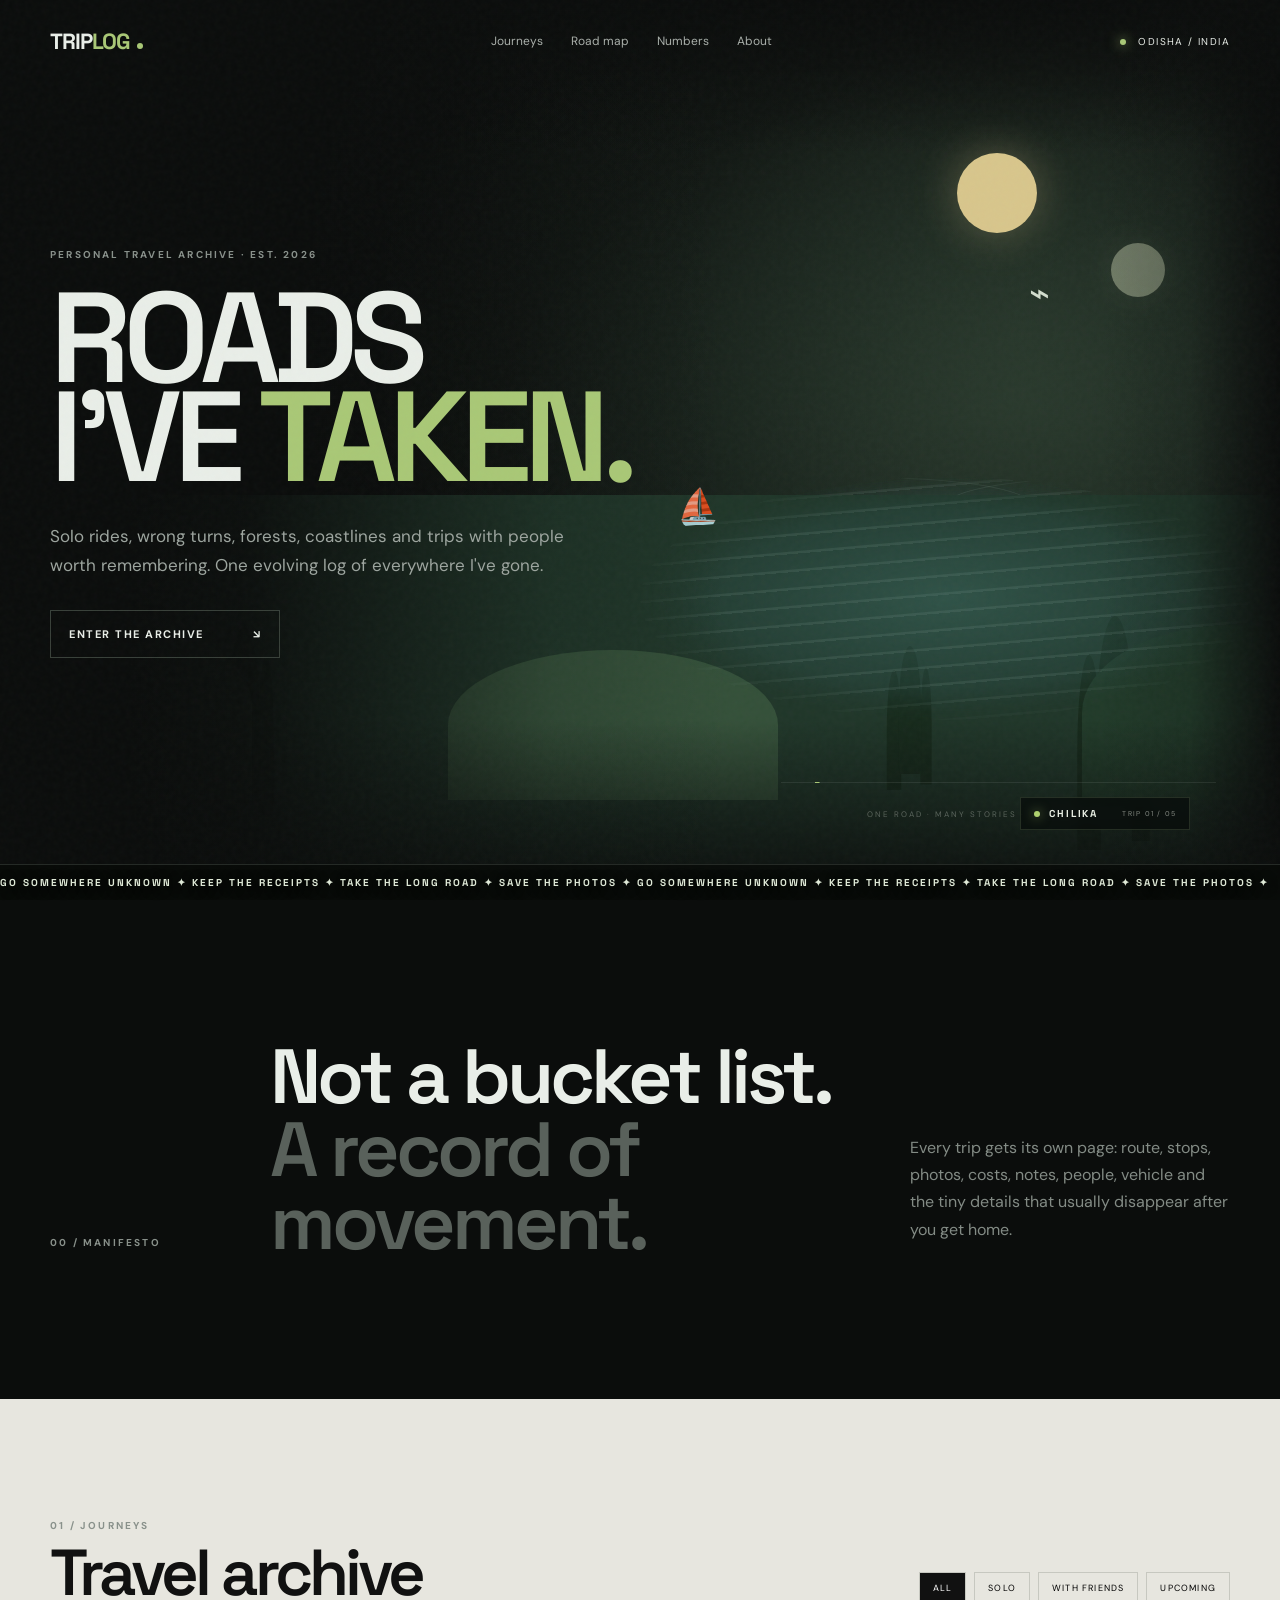
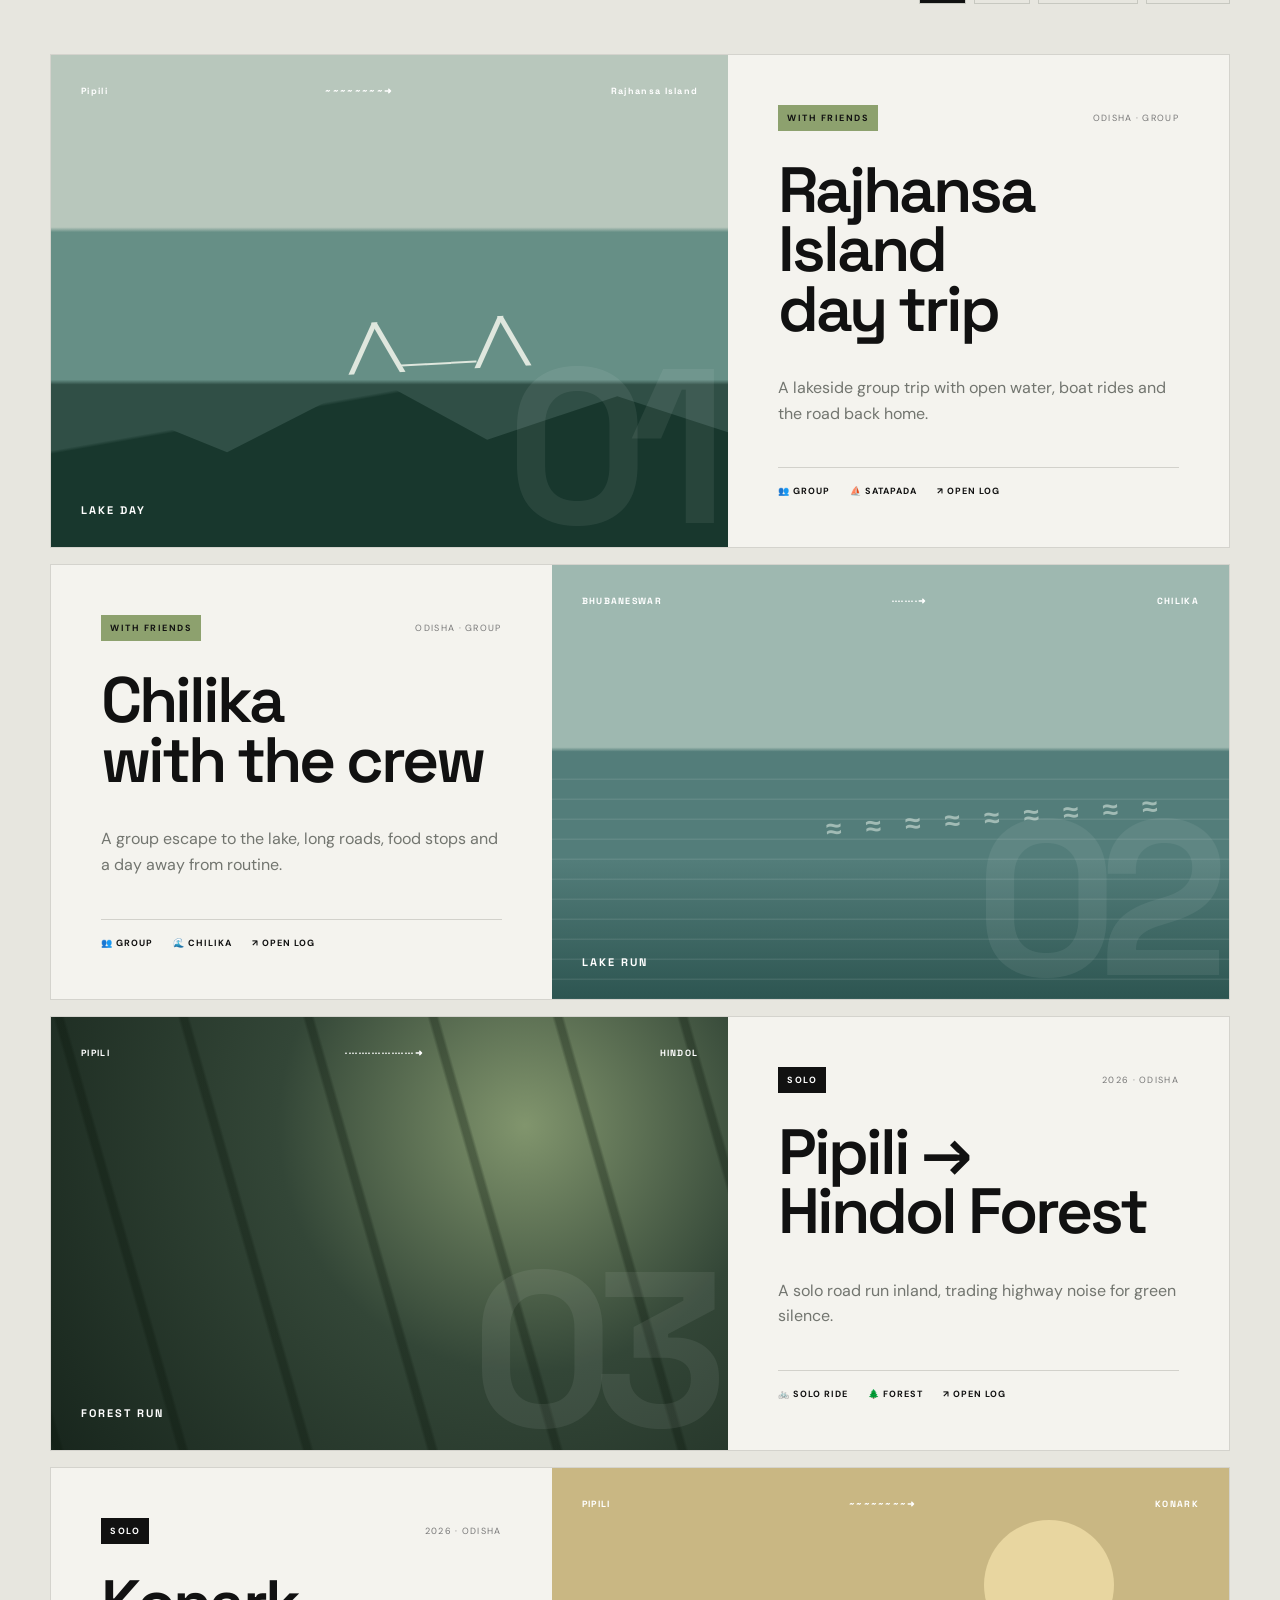
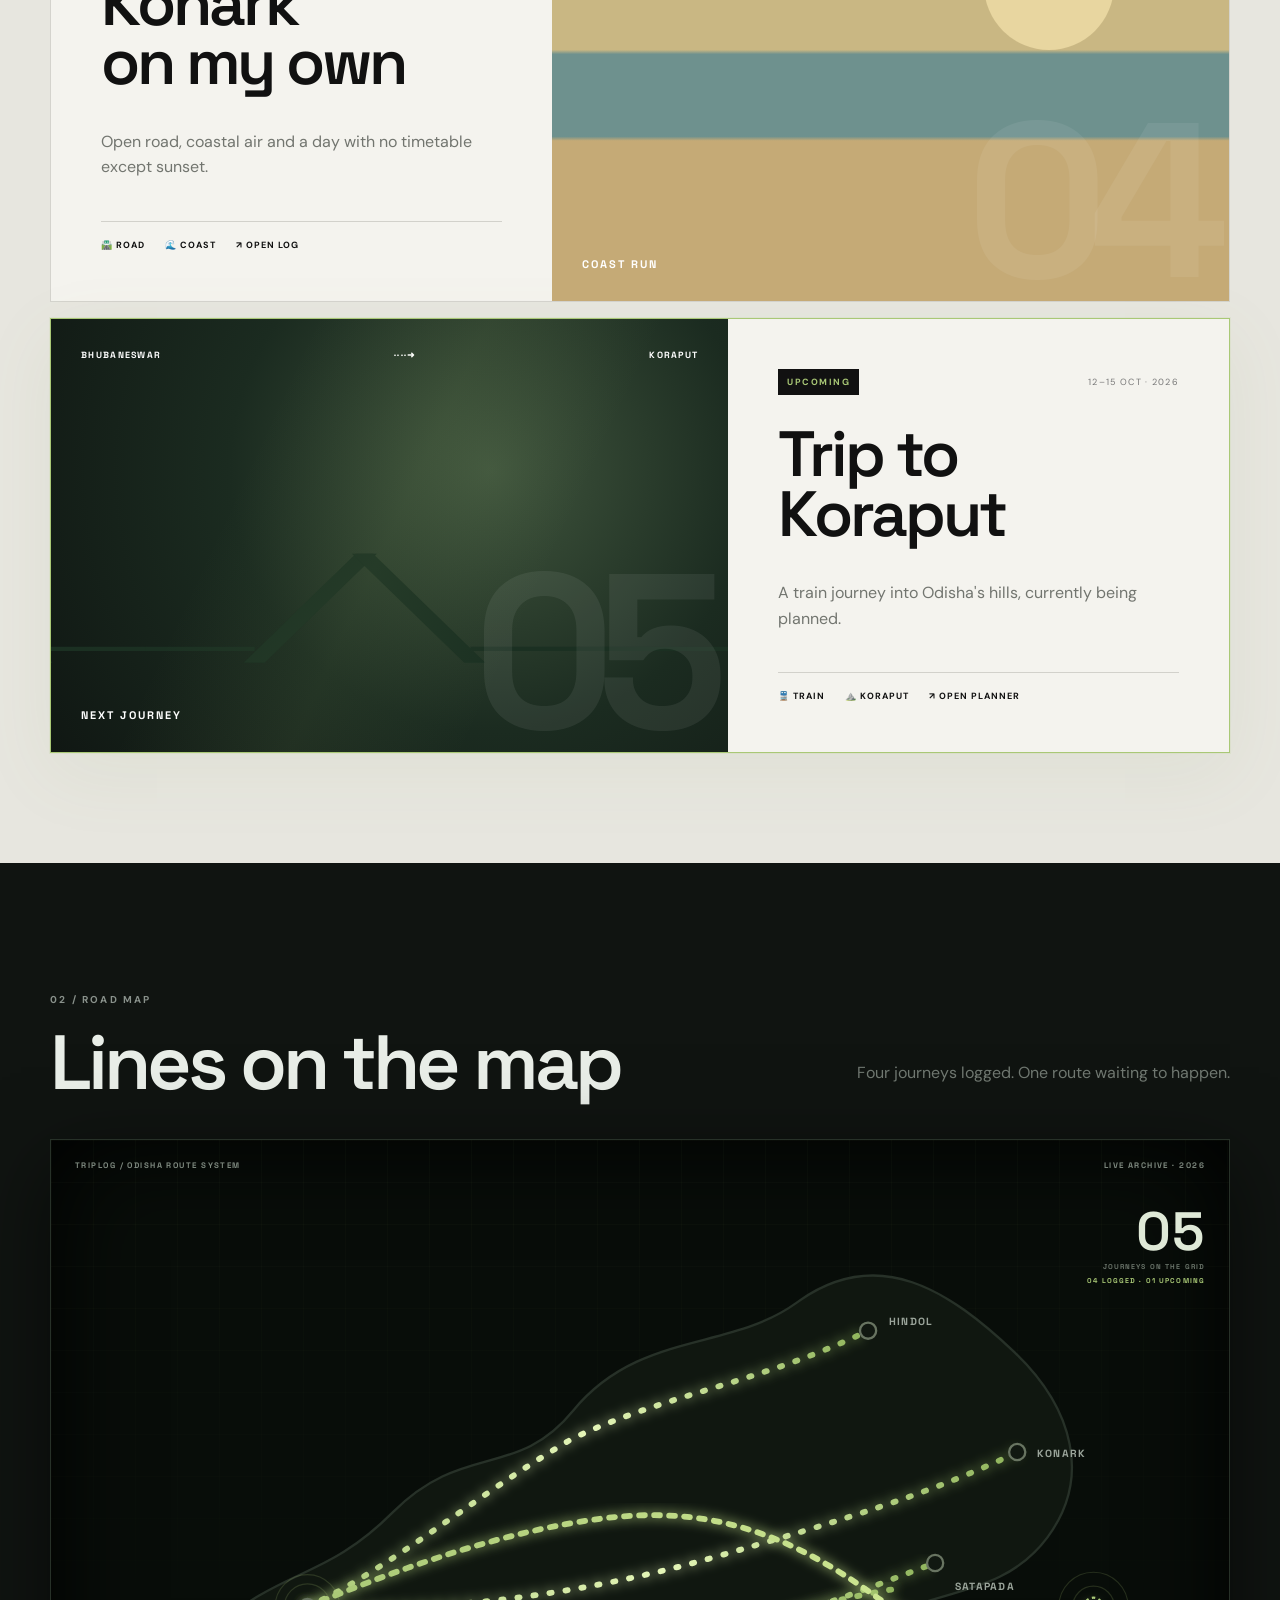
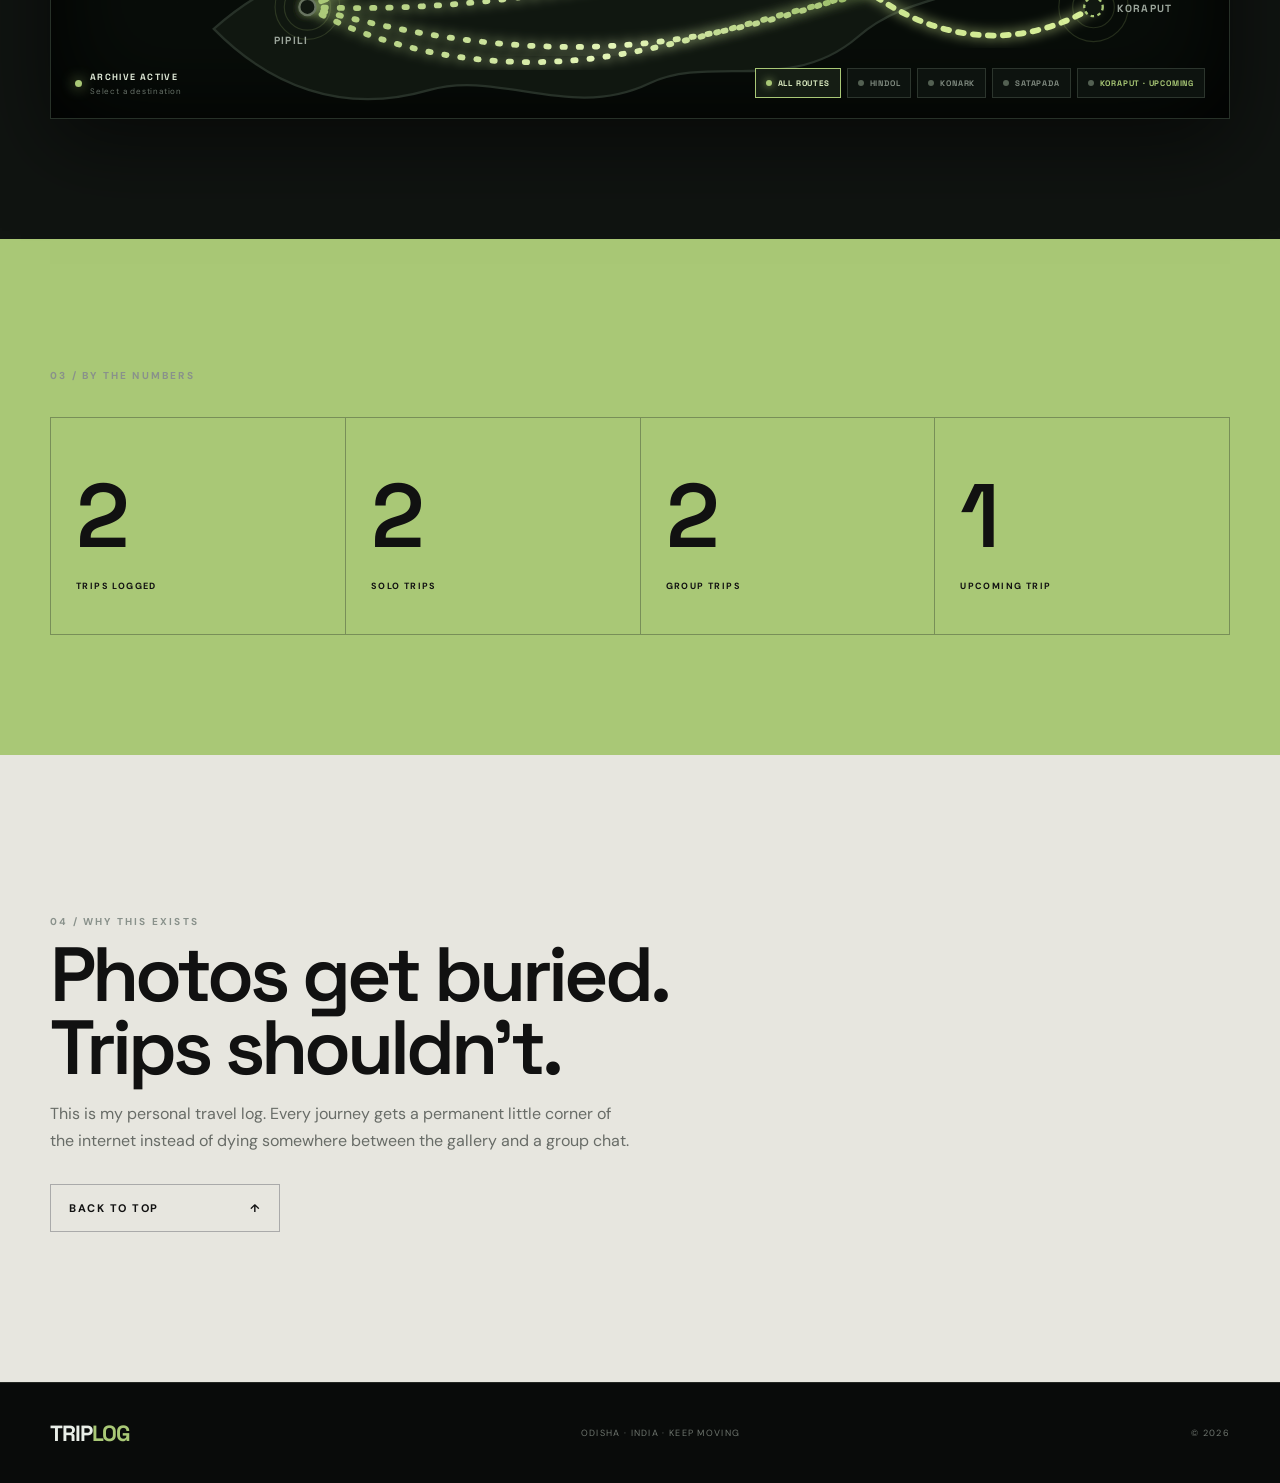
<file: triplog/index.html>
<!doctype html>
<html lang="en">
<head>
  <meta charset="utf-8">
  <meta name="viewport" content="width=device-width,initial-scale=1">
  <meta name="theme-color" content="#0b0d0c">
  <title>TRIPLOG — Roads I've Taken</title>
  <link rel="preconnect" href="https://fonts.googleapis.com">
  <link rel="preconnect" href="https://fonts.gstatic.com" crossorigin>
  <link href="https://fonts.googleapis.com/css2?family=DM+Sans:wght@400;500;600;700&family=Space+Grotesk:wght@500;600;700&display=swap" rel="stylesheet">
  <link rel="stylesheet" href="style.css">
</head>
<body>
  <div class="noise"></div>
  <div class="cursor-glow"></div>

  <header class="hero" id="top">
    <nav class="nav shell">
      <a class="logo" href="#top">TRIP<span>LOG</span><i></i></a>
      <div class="navlinks">
        <a href="#journeys">Journeys</a>
        <a href="#map">Road map</a>
        <a href="#numbers">Numbers</a>
        <a href="#about">About</a>
      </div>
      <div class="live"><i></i> ODISHA / INDIA</div>
    </nav>

    <div class="hero-grid shell">
      <div class="hero-copy reveal">
        <p class="overline">PERSONAL TRAVEL ARCHIVE · EST. 2026</p>
        <h1>ROADS<br>I'VE <em>TAKEN.</em></h1>
        <p class="intro">Solo rides, wrong turns, forests, coastlines and trips with people worth remembering. One evolving log of everywhere I've gone.</p>
        <a class="cta magnetic" href="#journeys"><span>ENTER THE ARCHIVE</span><b>↘</b></a>
      </div>

      <div class="journey-loop reveal" aria-label="Animated journey loop">
<div class="journey-stage">
          <div class="sky"></div>
          <div class="moon"></div>
          <div class="mountain-layer m1"></div>
          <div class="mountain-layer m2"></div>

          <div class="scene scene-chilika">
            <div class="water">
              <div class="wave w1"></div><div class="wave w2"></div><div class="wave w3"></div>
              <div class="boat"><span>⛵</span></div>
            </div>
          </div>

          <div class="scene scene-konark">
            <div class="sun-disc"></div>
            <div class="temple"><i></i><i></i><i></i><i></i><i></i></div>
            <div class="road road-konark"></div>
          </div>

          <div class="scene scene-hindol">
            <div class="forest-ground"></div>
            <div class="tree tr1"></div><div class="tree tr2"></div><div class="tree tr3"></div>
            <div class="road road-hindol"></div>
          </div>

          <div class="scene scene-koraput">
            <div class="hill h-a"></div><div class="hill h-b"></div><div class="hill h-c"></div>
            <div class="road road-koraput"></div>
          </div>

          <div class="scene scene-satapada">
            <div class="water sat-water"></div>
            <div class="boat small-boat">⛵</div>
            <div class="bird">⌁</div>
          </div>

          <svg class="journey-road" viewBox="0 0 1600 760" preserveAspectRatio="none" aria-hidden="true">
          </svg>
            <div class="motion-line ml1"></div><div class="motion-line ml2"></div>
          </div>
            <b class="current-location">CHILIKA</b>
            <small>TRIP 01 / 06</small>
          </div>
        </div>

        <div class="live-journey-label" id="liveJourneyLabel"><span class="dot"></span><span class="label-name">CHILIKA</span><small>TRIP 01 / 06</small></div>
<div class="journey-progress"><i></i></div>
        <div class="journey-caption">ONE ROAD · MANY STORIES · LOOPING FOREVER</div>
      </div>
    </div>

    <div class="ticker" id="heroTicker">
      <div class="ticker-track">
        <span>GO SOMEWHERE UNKNOWN ✦ KEEP THE RECEIPTS ✦ TAKE THE LONG ROAD ✦ SAVE THE PHOTOS ✦ </span>
        <span>GO SOMEWHERE UNKNOWN ✦ KEEP THE RECEIPTS ✦ TAKE THE LONG ROAD ✦ SAVE THE PHOTOS ✦ </span>
      </div>
    </div>
  </header>

  <main>
    <section class="manifesto shell reveal">
      <p class="section-index">00 / MANIFESTO</p>
      <h2>Not a bucket list.<br><span>A record of movement.</span></h2>
      <p>Every trip gets its own page: route, stops, photos, costs, notes, people, vehicle and the tiny details that usually disappear after you get home.</p>
    </section>

    <section id="journeys" class="journeys">
      <div class="shell">
        <div class="section-title reveal">
          <div><p class="section-index">01 / JOURNEYS</p><h2>Travel archive</h2></div>
          <div class="filters" aria-label="Trip filters">
            <button class="filter active" data-filter="all">ALL</button>
            <button class="filter" data-filter="solo">SOLO</button>
            <button class="filter" data-filter="group">WITH FRIENDS</button>
            <button class="filter" data-filter="upcoming">UPCOMING</button>
          </div>
        </div>

        <div class="trip-list">

          <a class="trip reveal" data-type="group" href="trips/satapada.html">
            <div class="trip-art satapada">
              <div class="boat">╱╲___╱╲</div>
              <div class="route-doodle">Pipili <span>~~~~~~~~➜</span> Rajhansa Island</div>
              <div class="big-number">01</div>
              <div class="art-label">LAKE DAY</div>
            </div>
            <div class="trip-info">
              <div><span class="badge group">WITH FRIENDS</span><span class="date">ODISHA · GROUP</span></div>
              <h3>Rajhansa Island<br>day trip</h3>
              <p>A lakeside group trip with open water, boat rides and the road back home.</p>
              <div class="trip-meta"><span>👥 GROUP</span><span>⛵ SATAPADA</span><span>↗ OPEN LOG</span></div>
            </div>
          </a>

           <a class="trip reverse reveal" data-type="group" href="trips/chilika.html">
            <div class="trip-art lake">
              <div class="water-lines">≈ ≈ ≈ ≈ ≈ ≈ ≈ ≈ ≈</div>
              <div class="route-doodle">BHUBANESWAR <span>········➜</span> CHILIKA</div>
              <div class="big-number">02</div>
              <div class="art-label">LAKE RUN</div>
            </div>
            <div class="trip-info">
              <div><span class="badge group">WITH FRIENDS</span><span class="date">ODISHA · GROUP</span></div>
              <h3>Chilika<br>with the crew</h3>
              <p>A group escape to the lake, long roads, food stops and a day away from routine.</p>
              <div class="trip-meta"><span>👥 GROUP</span><span>🌊 CHILIKA</span><span>↗ OPEN LOG</span></div>
            </div>
          </a>

          <a class="trip feature reveal" data-type="solo" href="trips/hindol.html">
            <div class="trip-art forest">
              <div class="route-doodle">PIPILI <span>·····················➜</span> HINDOL</div>
              <div class="big-number">03</div>
              <div class="art-label">FOREST RUN</div>
            </div>
            <div class="trip-info">
              <div><span class="badge solo">SOLO</span><span class="date">2026 · ODISHA</span></div>
              <h3>Pipili →<br>Hindol Forest</h3>
              <p>A solo road run inland, trading highway noise for green silence.</p>
              <div class="trip-meta"><span>🚲 SOLO RIDE</span><span>🌲 FOREST</span><span>↗ OPEN LOG</span></div>
            </div>
          </a>

          <a class="trip reverse reveal" data-type="solo" href="trips/konark.html">
            <div class="trip-art coast">
              <div class="sun"></div>
              <div class="route-doodle">PIPILI <span>~~~~~~~~➜</span> KONARK</div>
              <div class="big-number">04</div>
              <div class="art-label">COAST RUN</div>
            </div>
            <div class="trip-info">
              <div><span class="badge solo">SOLO</span><span class="date">2026 · ODISHA</span></div>
              <h3>Konark<br>on my own</h3>
              <p>Open road, coastal air and a day with no timetable except sunset.</p>
              <div class="trip-meta"><span>🛣️ ROAD</span><span>🌊 COAST</span><span>↗ OPEN LOG</span></div>
            </div>
          </a>

          <a class="trip upcoming-trip reveal" data-type="upcoming" href="trips//koraput/index.html">
            <div class="trip-art hills upcoming-art">
              <div class="mountains">╱╲__╱╲___╱╲</div>
              <div class="route-doodle">BHUBANESWAR <span>····➜</span> KORAPUT</div>
              <div class="big-number">05</div>
              <div class="art-label">NEXT JOURNEY</div>
            </div>
            <div class="trip-info">
              <div><span class="badge upcoming-badge">UPCOMING</span><span class="date">12–15 OCT · 2026</span></div>
              <h3>Trip to<br>Koraput</h3>
              <p>A train journey into Odisha's hills, currently being planned.</p>
              <div class="trip-meta"><span>🚆 TRAIN</span><span>⛰️ KORAPUT</span><span>↗ OPEN PLANNER</span></div>
            </div>
          </a>
</div>
      </div>
    </section>

    <section id="map" class="roadmap">
      <div class="shell reveal">
        <p class="section-index">02 / ROAD MAP</p>
        <div class="map-head"><h2>Lines on the map</h2><p>Four journeys logged. One route waiting to happen.</p></div>
        <div class="map-board map-board-v2">
          <div class="map-grid"></div>
          <div class="map-scan"></div>
          <div class="map-topline"><span>TRIPLOG / ODISHA ROUTE SYSTEM</span><span>LIVE ARCHIVE · 2026</span></div>
          <svg class="trip-map" viewBox="0 0 1000 500" role="img" aria-label="Animated Triplog route map of Odisha journeys">
            <defs>
              <filter id="routeGlow"><feGaussianBlur stdDeviation="5" result="blur"/><feMerge><feMergeNode in="blur"/><feMergeNode in="SourceGraphic"/></feMerge></filter>
              <filter id="softGlow"><feGaussianBlur stdDeviation="10"/></filter>
              <linearGradient id="routeHot" x1="0" x2="1"><stop offset="0" stop-color="#a9c876"/><stop offset=".5" stop-color="#e5f6b8"/><stop offset="1" stop-color="#8fb45b"/></linearGradient>
              <linearGradient id="routeFuture" x1="0" x2="1"><stop offset="0" stop-color="#a9c876"/><stop offset="1" stop-color="#d9f09a"/></linearGradient>
            </defs>
            <path class="map-shape map-land" d="M114,384 C175,330 210,342 269,283 C330,222 376,255 425,195 C482,126 560,144 618,102 C689,50 751,92 807,145 C858,194 873,254 835,305 C792,363 722,346 671,391 C613,441 544,406 491,431 C422,464 361,419 300,437 C224,459 161,432 114,384Z"/>

            <path class="route route-pipili-hindol" data-route="hindol" d="M195 365 C270 330 342 267 425 219 C505 181 590 170 680 126"/>
            <path class="route route-pipili-konark" data-route="konark" d="M195 365 C310 370 430 355 547 322 C655 291 737 266 809 231"/>
            <path class="route route-pipili-satapada" data-route="satapada" d="M195 365 C292 392 396 408 500 395 C610 381 690 344 738 327"/>
            <path class="route route-chilika" data-route="chilika" d="M195 365 C260 402 348 420 438 410 C525 400 615 364 700 350"/>
            <path class="route route-koraput" data-route="koraput" d="M195 365 C278 330 370 298 454 288 C548 277 615 305 684 354 C745 398 815 401 875 365"/>

            <g class="map-orbit orbit-a"><circle cx="195" cy="365" r="20"/><circle cx="195" cy="365" r="28"/></g>
            <g class="map-orbit orbit-b"><circle cx="875" cy="365" r="18"/><circle cx="875" cy="365" r="30"/></g>

            <g class="map-node" data-route="satapada" tabindex="0"><circle cx="195" cy="365" r="7"/><text x="166" y="397">PIPILI</text></g>
            <g class="map-node" data-route="hindol" tabindex="0"><circle cx="680" cy="126" r="7"/><text x="698" y="121">HINDOL</text></g>
            <g class="map-node" data-route="konark" tabindex="0"><circle cx="809" cy="231" r="7"/><text x="826" y="235">KONARK</text></g>
            <g class="map-node" data-route="satapada" tabindex="0"><circle cx="738" cy="327" r="7"/><text x="755" y="350">SATAPADA</text></g>
            <g class="map-node upcoming-node" data-route="koraput" tabindex="0"><circle cx="875" cy="365" r="8"/><text x="895" y="369">KORAPUT</text></g>
          </svg>

          <div class="map-status"><span class="status-dot"></span><b id="mapStatus">ARCHIVE ACTIVE</b><small id="mapStatusSub">Select a destination</small></div>
          <div class="map-route-list" aria-label="Route selector">
            <button data-route="all" class="active"><i></i>ALL ROUTES</button>
            <button data-route="hindol"><i></i>HINDOL</button>
            <button data-route="konark"><i></i>KONARK</button>
            <button data-route="satapada"><i></i>SATAPADA</button>
            <button data-route="koraput" class="future"><i></i>KORAPUT · UPCOMING</button>
          </div>
          <div class="map-note"><strong>05</strong><span>JOURNEYS ON THE GRID</span><em>04 LOGGED · 01 UPCOMING</em></div>
        </div>
      </div>
    </section>

    <section id="numbers" class="numbers">
      <div class="shell">
        <p class="section-index reveal">03 / BY THE NUMBERS</p>
        <div class="number-grid">
          <div class="counter-card reveal"><b class="counter" data-target="4">0</b><span>TRIPS LOGGED</span></div>
          <div class="counter-card reveal"><b class="counter" data-target="2">0</b><span>SOLO TRIPS</span></div>
          <div class="counter-card reveal"><b class="counter" data-target="2">0</b><span>GROUP TRIPS</span></div>
          <div class="counter-card reveal"><b>1</b><span>UPCOMING TRIP</span></div>
        </div>
      </div>
    </section>

    <section id="about" class="closing">
      <div class="shell reveal">
        <p class="section-index">04 / WHY THIS EXISTS</p>
        <h2>Photos get buried.<br>Trips shouldn't.</h2>
        <p>This is my personal travel log. Every journey gets a permanent little corner of the internet instead of dying somewhere between the gallery and a group chat.</p>
        <a class="cta light magnetic" href="#top"><span>BACK TO TOP</span><b>↑</b></a>
      </div>
    </section>
  </main>

  <footer><div class="shell"><a class="logo" href="#top">TRIP<span>LOG</span></a><p>ODISHA · INDIA · KEEP MOVING</p><p>© 2026</p></div></footer>
  <script src="script.js"></script>
</body>
</html>
</file>
<file: triplog/style.css>
*{box-sizing:border-box}html{scroll-behavior:smooth}body{margin:0;background:#0b0d0c;color:#e9eee8;font-family:"DM Sans",sans-serif;overflow-x:hidden}a{color:inherit;text-decoration:none}button{font:inherit}.shell{width:min(1180px,calc(100% - 42px));margin:auto}.noise{position:fixed;inset:0;pointer-events:none;z-index:99;opacity:.035;background-image:url("data:image/svg+xml,%3Csvg viewBox='0 0 180 180' xmlns='http://www.w3.org/2000/svg'%3E%3Cfilter id='n'%3E%3CfeTurbulence type='fractalNoise' baseFrequency='.9' numOctaves='4' stitchTiles='stitch'/%3E%3C/filter%3E%3Crect width='100%25' height='100%25' filter='url(%23n)' opacity='.8'/%3E%3C/svg%3E")}.cursor-glow{width:400px;height:400px;border-radius:50%;position:fixed;left:0;top:0;pointer-events:none;z-index:0;background:radial-gradient(circle,rgba(180,211,126,.09),transparent 68%);transform:translate(-50%,-50%)}.hero{min-height:100vh;position:relative;background:radial-gradient(circle at 80% 38%,#263127 0,#111512 30%,#0b0d0c 62%);display:flex;flex-direction:column}.nav{height:82px;display:flex;align-items:center;justify-content:space-between;position:relative;z-index:4}.logo{font:700 22px "Space Grotesk";letter-spacing:-1px}.logo span{color:#a9c876}.logo i{display:inline-block;width:6px;height:6px;background:#a9c876;border-radius:50%;margin-left:7px}.navlinks{display:flex;gap:28px;font-size:12px;color:#a9afaa}.navlinks a:hover{color:#fff}.live{font-size:10px;letter-spacing:1.4px}.live i{display:inline-block;width:6px;height:6px;border-radius:50%;background:#a9c876;margin-right:8px;box-shadow:0 0 12px #a9c876;animation:pulse 1.5s infinite}.hero-grid{flex:1;display:grid;grid-template-columns:1.2fr .8fr;align-items:center;padding:50px 0 100px}.overline,.section-index{font-size:10px;letter-spacing:2.2px;color:#89918b;font-weight:700}.hero h1{font:600 clamp(72px,10vw,142px)/.77 "Space Grotesk";letter-spacing:-8px;margin:28px 0 36px}.hero h1 em{font-style:normal;color:#a9c876}.intro{max-width:520px;font-size:17px;line-height:1.7;color:#9da59f}.cta{margin-top:30px;width:230px;border:1px solid #384039;display:flex;justify-content:space-between;padding:16px 18px;font-size:11px;letter-spacing:1.5px;font-weight:700;transition:.3s}.cta:hover{background:#a9c876;color:#111;border-color:#a9c876}.orbital{height:500px;position:relative;display:grid;place-items:center}.orbit{position:absolute;border:1px solid #ffffff12;border-radius:50%;animation:spin 20s linear infinite}.o1{width:380px;height:380px}.o2{width:260px;height:260px;animation-direction:reverse;animation-duration:13s}.o1:before,.o2:before{content:"";position:absolute;width:8px;height:8px;background:#a9c876;border-radius:50%;top:50%;left:-4px;box-shadow:0 0 20px #a9c876}.compass{width:150px;height:150px;border-radius:50%;border:1px solid #485148;display:flex;align-items:center;justify-content:center;position:relative;background:#101410}.compass>b{font-size:50px;color:#a9c876;animation:needle 5s ease-in-out infinite}.compass>span{position:absolute;top:12px;font-size:9px}.compass>small{position:absolute;top:170px;text-align:center;color:#69716b;font-size:9px;line-height:1.6}.float-tag{position:absolute;font:700 9px "Space Grotesk";letter-spacing:1.2px;padding:9px 12px;background:#141915;border:1px solid #30372f}.t1{left:0;top:24%;animation:float 4s ease-in-out infinite}.t2{right:-10px;top:50%;animation:float 5s ease-in-out infinite 1s}.t3{left:12%;bottom:14%;animation:float 4.5s ease-in-out infinite .5s}.ticker{overflow:hidden;border-top:1px solid #252a26;background:#a9c876;color:#111;padding:11px 0}.ticker-track{display:flex;width:max-content;animation:ticker 25s linear infinite}.ticker-track span{font:700 10px "Space Grotesk";letter-spacing:2px;white-space:pre}.manifesto{padding:140px 0;display:grid;grid-template-columns:180px 1fr 320px;gap:40px;align-items:end}.manifesto h2,.section-title h2,.map-head h2,.closing h2{font:600 clamp(44px,6vw,80px)/.95 "Space Grotesk";letter-spacing:-4px;margin:0}.manifesto h2 span{color:#59615b}.manifesto>p:last-child{color:#838b85;line-height:1.7}.journeys{background:#e7e6df;color:#111;padding:110px 0}.section-title{display:flex;align-items:end;justify-content:space-between;margin-bottom:50px}.section-title h2{font-size:65px}.filters{display:flex;gap:8px}.filter{border:1px solid #c7c8c0;background:transparent;padding:9px 13px;font-size:9px;letter-spacing:1.2px;cursor:pointer}.filter.active,.filter:hover{background:#111;color:#fff}.trip-list{display:grid;gap:16px}.trip{min-height:430px;display:grid;grid-template-columns:1.15fr .85fr;background:#f4f3ee;border:1px solid #d4d3cd;overflow:hidden;transition:transform .4s,opacity .4s}.trip:hover{transform:translateY(-5px)}.trip.reverse{grid-template-columns:.85fr 1.15fr}.trip.reverse .trip-art{order:2}.trip-art{position:relative;overflow:hidden;min-height:430px;padding:30px;display:flex;align-items:flex-end}.forest{background:radial-gradient(circle at 70% 25%,#81956d,#334637 43%,#18261d)}.forest:before{content:"";position:absolute;inset:0;background:repeating-linear-gradient(78deg,transparent 0 40px,#0a160b55 42px 46px,transparent 48px 80px);transform:scale(1.5) rotate(-4deg)}.coast{background:linear-gradient(#c9b783 0 42%,#6e918e 43% 62%,#c5aa76 63%)}.sun{position:absolute;width:130px;height:130px;border-radius:50%;background:#e8d6a0;right:17%;top:12%}.hills{background:linear-gradient(#8da28a,#536b55 52%,#25392c)}.mountains{position:absolute;bottom:90px;left:10%;font:700 90px/1 monospace;color:#1b3022;white-space:nowrap;transform:scaleX(2)}.unknown{background:#171a18}.question{font:600 180px "Space Grotesk";color:#292e2a;position:absolute;left:50%;top:50%;transform:translate(-50%,-50%)}.route-doodle{position:absolute;top:30px;left:30px;right:30px;font:700 9px "Space Grotesk";letter-spacing:1.3px;display:flex;justify-content:space-between;color:#fff}.big-number{position:absolute;right:20px;bottom:-40px;font:700 220px "Space Grotesk";letter-spacing:-20px;color:#ffffff12}.art-label{position:relative;color:#fff;font:700 11px "Space Grotesk";letter-spacing:2px}.trip-info{padding:50px;display:flex;flex-direction:column;justify-content:center}.trip-info>div:first-child{display:flex;justify-content:space-between;align-items:center}.badge{font-size:9px;letter-spacing:1.5px;font-weight:700;border:1px solid #bbb;padding:6px 8px}.badge.solo{background:#111;color:#fff;border-color:#111}.badge.group{background:#8da16e;border-color:#8da16e}.date{font-size:9px;letter-spacing:1.3px;color:#777}.trip-info h3{font:600 clamp(42px,5vw,67px)/.93 "Space Grotesk";letter-spacing:-3px;margin:30px 0 20px}.trip-info p{color:#72756f;line-height:1.6;max-width:400px}.trip-meta{border-top:1px solid #d2d1cb;margin-top:25px;padding-top:17px;display:flex!important;gap:20px!important;justify-content:flex-start!important;font-size:9px;font-weight:700;letter-spacing:1px}.coming{opacity:.8}.trip.hidden{display:none}.roadmap{padding:120px 0;background:#101411}.map-head{display:flex;justify-content:space-between;align-items:end;margin:20px 0 40px}.map-head p{color:#707871}.map-board{height:580px;border:1px solid #303631;position:relative;overflow:hidden;background:radial-gradient(circle at center,#19201a,#0d100e)}.map-board svg{width:100%;height:100%}.map-shape{fill:#151a16;stroke:#343c35;stroke-width:1}.animated-route{fill:none;stroke:#a9c876;stroke-width:2;stroke-dasharray:8 8;animation:dash 20s linear infinite}.r2{animation-duration:16s}.r3{animation-duration:24s}.pin{fill:#dfe7d4;filter:drop-shadow(0 0 8px #a9c876)}svg text{fill:#aab1ac;font:700 12px "DM Sans";letter-spacing:1px}.map-note{position:absolute;right:25px;bottom:25px;font:700 11px "Space Grotesk";letter-spacing:1px}.map-note span{color:#69716b}.numbers{padding:120px 0;background:#a9c876;color:#111}.number-grid{display:grid;grid-template-columns:repeat(4,1fr);margin-top:35px;border-top:1px solid #788f58;border-left:1px solid #788f58}.counter-card{padding:40px 25px;border-right:1px solid #788f58;border-bottom:1px solid #788f58}.counter-card b{font:600 90px "Space Grotesk";letter-spacing:-6px;display:block}.counter-card span{font-size:9px;letter-spacing:1.4px;font-weight:700}.closing{padding:150px 0;background:#e7e6df;color:#111}.closing .shell{max-width:900px;margin-left:max(21px,calc((100vw - 1180px)/2))}.closing p:not(.section-index){max-width:580px;color:#686c67;line-height:1.7}.cta.light{border-color:#aaa}.closing .cta:hover{background:#111;color:#fff;border-color:#111}footer{background:#090b0a;border-top:1px solid #242824;padding:35px 0}footer .shell{display:flex;justify-content:space-between;align-items:center}footer p{font-size:9px;letter-spacing:1.3px;color:#6f766f}.reveal{opacity:0;transform:translateY(30px);transition:opacity .8s ease,transform .8s ease}.reveal.visible{opacity:1;transform:none}@keyframes spin{to{transform:rotate(360deg)}}@keyframes pulse{50%{opacity:.3}}@keyframes float{50%{transform:translateY(-12px)}}@keyframes needle{50%{transform:rotate(25deg)}}@keyframes ticker{to{transform:translateX(-50%)}}@keyframes dash{to{stroke-dashoffset:-400}}@media(max-width:850px){.navlinks{display:none}.hero-grid{grid-template-columns:1fr;padding-top:80px}.orbital{height:330px;margin-top:20px}.o1{width:280px;height:280px}.o2{width:190px;height:190px}.hero h1{letter-spacing:-5px}.manifesto{grid-template-columns:1fr;padding:90px 0}.manifesto>p:last-child{max-width:500px}.section-title,.map-head{display:block}.filters{margin-top:25px}.trip,.trip.reverse{grid-template-columns:1fr}.trip.reverse .trip-art{order:0}.trip-art{min-height:320px}.trip-info{padding:35px}.number-grid{grid-template-columns:1fr 1fr}.map-board{height:420px}}@media(max-width:520px){.shell{width:calc(100% - 28px)}.live{display:none}.hero h1{font-size:67px;letter-spacing:-4px}.orbital{transform:scale(.88)}.manifesto h2,.section-title h2,.map-head h2,.closing h2{letter-spacing:-2px}.section-title h2{font-size:48px}.filters{overflow:auto}.filter{white-space:nowrap}.trip-info h3{font-size:45px}.trip-meta{flex-wrap:wrap}.number-grid{grid-template-columns:1fr}.counter-card b{font-size:70px}.map-board{height:330px}.map-board svg{transform:scale(1.2)}footer .shell{align-items:flex-start;gap:12px;flex-direction:column}.cursor-glow{display:none}}
.lake{background:linear-gradient(#9eb8b0 0 42%,#537d7a 43% 68%,#2d5551)}.lake:before{content:"";position:absolute;inset:45% 0 0;background:repeating-linear-gradient(180deg,transparent 0 18px,#ffffff16 19px 20px)}.water-lines{position:absolute;right:10%;top:55%;font:700 28px monospace;color:#d5e5dc99;letter-spacing:3px;transform:rotate(-4deg)}.satapada{background:linear-gradient(#b8c7bc 0 35%,#668f86 36% 66%,#304f46 67%)}.satapada:before{content:"";position:absolute;left:-10%;right:-10%;bottom:0;height:42%;background:linear-gradient(170deg,transparent 0 35%,#18372d 36% 100%);clip-path:polygon(0 60%,18% 35%,30% 54%,48% 18%,62% 48%,78% 27%,100% 55%,100% 100%,0 100%)}.boat{position:absolute;left:22%;top:54%;font:700 55px monospace;color:#edf1e8;transform:rotate(-3deg)}

.travel-orbital{overflow:visible}.travel-path{position:absolute;width:520px;height:520px;left:50%;top:50%;transform:translate(-50%,-50%);overflow:visible}.path-base{fill:none;stroke:#344037;stroke-width:2}.path-active{fill:none;stroke:#a9c876;stroke-width:2;stroke-dasharray:8 12;animation:dash 4s linear infinite}.destination circle{fill:#dfe7d4;stroke:#a9c876;stroke-width:2;filter:drop-shadow(0 0 8px #a9c876)}.destination text{fill:#aab1ac;font:700 10px "DM Sans";letter-spacing:1.5px}.bike{font-size:24px;filter:drop-shadow(0 0 7px #a9c876)}.route-status{position:absolute;right:-15px;top:8%;background:#141915;border:1px solid #39423a;padding:10px 13px;font-size:8px;letter-spacing:1.2px;display:grid;gap:4px}.route-status i{width:5px;height:5px;background:#a9c876;border-radius:50%;display:inline-block;box-shadow:0 0 10px #a9c876}.route-status b{font-size:9px;color:#a9c876}.route-count{position:absolute;left:3%;bottom:7%;font:700 34px "Space Grotesk";line-height:.8;color:#dfe7d4}.route-count small{font:700 8px "DM Sans";letter-spacing:1.4px;color:#69716b}.travel-orbital .o1{width:430px;height:430px}.travel-orbital .o2{width:330px;height:330px}

@media(max-width:850px){.travel-path{width:390px;height:390px}.travel-orbital .o1{width:330px;height:330px}.travel-orbital .o2{width:250px;height:250px}.route-status{right:0}.route-count{left:0}}
@media(max-width:520px){.travel-path{width:330px;height:330px}.travel-orbital .o1{width:290px;height:290px}.travel-orbital .o2{width:215px;height:215px}.destination text{font-size:8px}.route-status{top:2%;right:-5px}.route-count{bottom:2%;font-size:27px}}

/* Continuous journey animation
   The journey is artwork inside the hero, not a card.
   It intentionally has no frame, border, shadow, or rectangular background. */
.journey-loop{height:570px;position:relative;display:block;overflow:visible}
.journey-title{position:absolute;z-index:30;top:20px;left:8%;right:5%;display:flex;justify-content:space-between;align-items:center;font:700 9px "Space Grotesk";letter-spacing:1.5px;color:#69736c;pointer-events:none}
.journey-title span{color:#a9c876}.journey-title b{font-weight:500}
.journey-stage{
  position:absolute;
  z-index:2;
  top:28px;
  left:-8%;
  width:125%;
  height:500px;
  overflow:hidden;
  border:0;
  background:transparent;
  border-radius:0;
  box-shadow:none;
  -webkit-mask-image:radial-gradient(ellipse 70% 68% at 54% 50%,#000 40%,rgba(0,0,0,.82) 62%,transparent 100%);
  mask-image:radial-gradient(ellipse 70% 68% at 54% 50%,#000 40%,rgba(0,0,0,.82) 62%,transparent 100%);
}
.sky{position:absolute;inset:0;background:linear-gradient(#101b15 0%,#1b2a1d 48%,#29362a 70%,#182018 100%);animation:skyShift 30s linear infinite}
.moon{position:absolute;width:55px;height:55px;border-radius:50%;right:12%;top:15%;background:#d8dfbd99;box-shadow:0 0 35px #d8dfbd22;animation:moonFloat 30s linear infinite}
.mountain-layer{position:absolute;bottom:100px;width:120%;height:180px;left:-10%;background:#17251b;clip-path:polygon(0 100%,0 78%,10% 45%,17% 65%,27% 28%,36% 70%,47% 38%,56% 74%,66% 30%,76% 63%,87% 36%,100% 72%,100% 100%);animation:mountainScroll 18s linear infinite}
.m2{bottom:92px;background:#243327;opacity:.75;transform:scale(1.15);animation-duration:13s;animation-direction:reverse}
.scene{position:absolute;inset:0;opacity:0;animation:sceneCycle 30s linear infinite}
.scene-name{position:absolute;top:22px;left:25px;font:700 10px "Space Grotesk";letter-spacing:2px;color:#c5d4b6;z-index:5}
.scene-chilika{animation-delay:0s}.scene-satapada{animation-delay:6s}.scene-konark{animation-delay:12s}.scene-hindol{animation-delay:18s}.scene-koraput{animation-delay:24s}
.water,.sat-water{position:absolute;left:-5%;right:-5%;bottom:0;height:48%;background:#315b54;overflow:hidden}
.water:before,.sat-water:before{content:"";position:absolute;inset:0;background:repeating-linear-gradient(175deg,transparent 0 15px,#a8c8bb20 16px 18px);animation:waterMove 2s linear infinite}
.wave{position:absolute;border:1px solid #b8d6ca55;border-radius:50%;width:330px;height:55px;left:10%;animation:wave 3s linear infinite}.w2{left:50%;animation-delay:1s}.w3{left:75%;animation-delay:2s}
.boat{position:absolute;left:20%;bottom:45%;font-size:42px;animation:boatRide 3s ease-in-out infinite}
.sun-disc{position:absolute;width:80px;height:80px;border-radius:50%;background:#d8c68c;right:19%;top:17%;box-shadow:0 0 45px #d8c68c55}
.temple{position:absolute;bottom:102px;left:50%;transform:translateX(-50%);width:170px;height:135px;background:#756c4d;clip-path:polygon(5% 100%,5% 55%,20% 55%,20% 35%,35% 35%,35% 15%,50% 0,65% 15%,65% 35%,80% 35%,80% 55%,95% 55%,95% 100%);animation:templePulse 3s ease-in-out infinite}
.temple i{position:absolute;bottom:15px;width:10px;height:70px;border-left:1px solid #c9bc8c55;transform:rotate(25deg)}.temple i:nth-child(1){left:20px}.temple i:nth-child(2){left:55px}.temple i:nth-child(3){left:90px}.temple i:nth-child(4){left:125px}.temple i:nth-child(5){left:145px}
.road{position:absolute;height:58px;left:-5%;right:-5%;bottom:65px;background:#202620;transform:skewY(-4deg);border-top:2px solid #596557}.road:after{content:"";position:absolute;top:27px;left:0;right:0;border-top:2px dashed #a9b79c66;animation:roadDash .8s linear infinite}
.forest-ground{position:absolute;bottom:0;left:0;right:0;height:45%;background:#203629}
.tree{position:absolute;bottom:105px;width:28px;height:160px;background:#172a1c;border-radius:50% 50% 8% 8%;box-shadow:20px 20px 0 -7px #172a1c,-20px 25px 0 -5px #172a1c}.tr1{left:18%;transform:scale(1.1)}.tr2{left:70%;bottom:110px;transform:scale(.8)}.tr3{left:86%;bottom:100px;transform:scale(1.3)}
.hill{position:absolute;bottom:100px;background:#29432f;border-radius:50% 50% 0 0}.h-a{width:380px;height:190px;left:-10%}.h-b{width:330px;height:150px;left:35%;background:#345039}.h-c{width:300px;height:175px;right:-8%;background:#213a29}
.sat-water{height:54%}.small-boat{left:55%;bottom:35%;font-size:34px;animation:boatRide 4s ease-in-out infinite reverse}.bird{position:absolute;right:18%;top:30%;font-size:35px;color:#d3ddce;animation:birdFly 4s linear infinite}
.market{position:absolute;bottom:105px;width:80px;height:80px;background:#7d5e45;clip-path:polygon(0 100%,0 35%,50% 0,100% 35%,100% 100%)}.mkt1{left:20%}.mkt2{left:42%;transform:scale(1.2)}.mkt3{left:67%;transform:scale(.8)}
.traveler{position:absolute;z-index:10;left:0;bottom:85px;width:70px;height:70px;animation:travelerJourney 36s linear infinite}
.bike-rider{font-size:43px;filter:drop-shadow(0 5px 5px #0008);animation:bikeBounce .22s linear infinite}
.traveler-shadow{position:absolute;width:65px;height:9px;border-radius:50%;background:#0008;bottom:1px;left:3px;filter:blur(2px)}
.motion-line{position:absolute;width:35px;border-top:2px solid #b7c8ac66;left:-30px;animation:motionTrail .35s linear infinite}.ml1{top:30px}.ml2{top:45px;animation-delay:.15s}
.scene-label{position:absolute;z-index:12;bottom:74px;right:8%;background:transparent;border:0;padding:0;min-width:0;text-shadow:0 2px 16px #000;display:grid;gap:3px}
.current-dot{display:inline-block;width:6px;height:6px;background:#a9c876;border-radius:50%;margin-right:7px;box-shadow:0 0 9px #a9c876}.current-location{font:700 10px "Space Grotesk";letter-spacing:1.4px}.scene-label small{display:block;color:#737d75;font-size:8px;letter-spacing:1.2px;margin-top:4px}
.journey-progress{position:absolute;z-index:20;left:8%;right:5%;bottom:28px;height:1px;background:#ffffff12;overflow:hidden}.journey-progress i{display:block;width:16.66%;height:100%;background:#a9c876;animation:progress 30s linear infinite}
.journey-caption{position:absolute;z-index:20;bottom:8px;left:0;right:0;text-align:center;color:#59635b;font-size:8px;letter-spacing:2px}
@keyframes travelerJourney{0%{left:7%}16.6%{left:80%}33.2%{left:20%}49.8%{left:76%}66.4%{left:43%}83%{left:82%}100%{left:7%}}
@keyframes sceneCycle{0%,18%{opacity:1}19%,100%{opacity:0}}16%,100%{opacity:0}}
@keyframes progress{0%{transform:translateX(-100%)}100%{transform:translateX(600%)}}
@keyframes waterMove{to{transform:translateX(45px)}}@keyframes wave{0%{transform:translateX(-60px);opacity:0}30%{opacity:1}100%{transform:translateX(280px);opacity:0}}
@keyframes boatRide{50%{transform:translateY(-8px) rotate(-2deg)}}
@keyframes bikeBounce{50%{transform:translateY(-2px) rotate(-1deg)}}
@keyframes roadDash{to{transform:translateX(45px)}}@keyframes birdFly{0%{transform:translate(-60px,10px)}100%{transform:translate(80px,-20px)}}
@keyframes templePulse{50%{filter:brightness(1.12)}}@keyframes skyShift{0%,100%{filter:hue-rotate(0)}50%{filter:hue-rotate(15deg)}}@keyframes moonFloat{50%{transform:translate(-80px,15px)}}@keyframes mountainScroll{to{transform:translateX(-90px)}}@keyframes motionTrail{to{transform:translateX(-12px);opacity:0}}.journey-stage:after{content:"";position:absolute;z-index:25;inset:0;pointer-events:none;background:
  radial-gradient(ellipse 72% 70% at 58% 50%,transparent 42%,rgba(11,13,12,.12) 58%,rgba(11,13,12,.78) 84%,#0b0d0c 100%),
  linear-gradient(90deg,#0b0d0c 0%,transparent 15%,transparent 84%,#0b0d0c 100%),
  linear-gradient(180deg,#0b0d0c 0%,transparent 14%,transparent 86%,#0b0d0c 100%);
}
.scene{ -webkit-mask-image:linear-gradient(90deg,transparent 0%,#000 12%,#000 88%,transparent 100%);mask-image:linear-gradient(90deg,transparent 0%,#000 12%,#000 88%,transparent 100%);}
.traveler{transition:opacity .25s ease;}


.travel-orbital{overflow:visible}.travel-path{position:absolute;width:520px;height:520px;left:50%;top:50%;transform:translate(-50%,-50%);overflow:visible}.path-base{fill:none;stroke:#344037;stroke-width:2}.path-active{fill:none;stroke:#a9c876;stroke-width:2;stroke-dasharray:8 12;animation:dash 4s linear infinite}.destination circle{fill:#dfe7d4;stroke:#a9c876;stroke-width:2;filter:drop-shadow(0 0 8px #a9c876)}.destination text{fill:#aab1ac;font:700 10px "DM Sans";letter-spacing:1.5px}.bike{font-size:24px;filter:drop-shadow(0 0 7px #a9c876)}.route-status{position:absolute;right:-15px;top:8%;background:#141915;border:1px solid #39423a;padding:10px 13px;font-size:8px;letter-spacing:1.2px;display:grid;gap:4px}.route-status i{width:5px;height:5px;background:#a9c876;border-radius:50%;display:inline-block;box-shadow:0 0 10px #a9c876}.route-status b{font-size:9px;color:#a9c876}.route-count{position:absolute;left:3%;bottom:7%;font:700 34px "Space Grotesk";line-height:.8;color:#dfe7d4}.route-count small{font:700 8px "DM Sans";letter-spacing:1.4px;color:#69716b}.travel-orbital .o1{width:430px;height:430px}.travel-orbital .o2{width:330px;height:330px}


@media(max-width:850px){
  .journey-loop{height:430px;margin-top:20px}
  .journey-stage{
    top:0;
    left:-18%;
    width:136%;
    height:390px;
  }
  .journey-title{top:4px;left:8%;right:8%}
  .scene-label{bottom:54px;right:12%}
  .journey-progress{left:10%;right:10%;bottom:18px}
  .journey-caption{bottom:2px}
}
@media(max-width:520px){
  .journey-loop{height:370px;margin-top:8px}
  .journey-stage{
    left:-28%;
    width:156%;
    height:340px;
  }
  .journey-title{font-size:8px;left:12%;right:12%}
  .journey-title b{display:none}
  .scene-label{bottom:48px;right:13%}
  .journey-progress{bottom:15px}
}


/* ===== TRIPLOG HERO: TRUE FRAMED-LESS JOURNEY ARTWORK ===== */
.journey-loop{
  height:570px;
  position:relative;
  display:block;
  overflow:visible;
  isolation:isolate;
}
.journey-stage{
  position:absolute;
  z-index:2;
  top:-22px;
  left:-25%;
  width:155%;
  height:570px;
  overflow:hidden;
  border:0 !important;
  border-radius:0 !important;
  background:transparent !important;
  box-shadow:none !important;

  /* The animation is a glow in the hero, not a rectangle. */
  -webkit-mask-image:radial-gradient(ellipse 58% 54% at 54% 50%,
    #000 0%,
    #000 42%,
    rgba(0,0,0,.82) 58%,
    rgba(0,0,0,.38) 72%,
    transparent 91%);
  mask-image:radial-gradient(ellipse 58% 54% at 54% 50%,
    #000 0%,
    #000 42%,
    rgba(0,0,0,.82) 58%,
    rgba(0,0,0,.38) 72%,
    transparent 91%);
}

/* Kill the old rectangular vignette that was creating the visible box. */
.journey-stage:after{display:none !important}

/* Make the artwork itself fade, instead of painting a dark rectangle over it. */
.journey-stage > .sky{
  inset:-12%;
  opacity:.94;
}
.journey-stage > .moon,
.journey-stage > .mountain-layer,
.journey-stage > .scene{
  opacity:inherit;
}

/* Curved route, inspired by map-route animation logic: one direction only. */
.journey-road{
  position:absolute;
  z-index:8;
  inset:0;
  width:100%;
  height:100%;
  overflow:visible;
  pointer-events:none;
  opacity:.82;
}
.journey-road .road-segment{
  fill:none;
  stroke:#273129;
  stroke-width:18;
  stroke-linecap:round;
  stroke-linejoin:round;
}
.journey-road .road-segment::after{display:none}
.journey-road .road-seg-konark,
.journey-road .road-seg-hindol,
.journey-road .road-seg-koraput,
.journey-road .road-seg-pipili{
  opacity:0;
}
.journey-road .road-segment{
  filter:drop-shadow(0 2px 2px rgba(0,0,0,.35));
}
.journey-road .road-segment{
  stroke-dasharray:1 0;
}

/* A second thin centre line gives the route the "moving map" feel. */
.journey-road::after{
  content:"";
  position:absolute;
}

/* Bike follows a single forward-only curved path. No left/right ping-pong. */
.traveler{
  position:absolute;
  z-index:15;
  left:0;
  bottom:auto;
  top:0;
  width:70px;
  height:70px;
  animation:travelerForward 36s linear infinite;
  offset-path:path("M 70 390 C 150 390 185 350 250 365 C 325 385 340 275 430 300 C 515 325 545 230 650 270 C 720 295 770 330 850 285 C 900 260 930 270 970 275");
  offset-rotate:0deg;
  will-change:offset-distance,opacity;
}
.bike-rider{
  display:block;
  font-size:43px;
  filter:drop-shadow(0 5px 5px #0008);
  transform:scaleX(-1);
  animation:bikeBounceForward .22s linear infinite;
}
.traveler-shadow{
  position:absolute;
  width:65px;
  height:9px;
  border-radius:50%;
  background:#0008;
  bottom:1px;
  left:3px;
  filter:blur(2px);
}
.motion-line{
  position:absolute;
  width:35px;
  border-top:2px solid #b7c8ac66;
  left:-30px;
  animation:motionTrail .35s linear infinite;
}
.ml1{top:30px}.ml2{top:45px;animation-delay:.15s}

/* Bike is hidden while the journey is on water. */
@keyframes travelerFade{
  0%,16.5%{opacity:0}
  16.6%,33.2%{opacity:1}
  33.3%,49.8%{opacity:1}
  49.9%,83.2%{opacity:0}
  83.3%,100%{opacity:1}
}
@keyframes travelerForward{
  from{offset-distance:0%}
  to{offset-distance:100%}
}
@keyframes bikeBounceForward{
  50%{transform:scaleX(-1) translateY(-2px)}
}

/* Road visibility is synchronized to the road scenes only. */
@keyframes roadSceneKonark{0%,16.6%{opacity:0}16.7%,33.2%{opacity:1}33.3%,100%{opacity:0}}
@keyframes roadSceneHindol{0%,33.2%{opacity:0}33.3%,49.8%{opacity:1}49.9%,100%{opacity:0}}
@keyframes roadSceneKoraput{0%,49.8%{opacity:0}49.9%,66.5%{opacity:1}66.6%,100%{opacity:0}}
@keyframes roadScenePipili{0%,83.2%{opacity:0}83.3%,100%{opacity:1}}
.road-seg-konark{animation:roadSceneKonark 36s linear infinite}
.road-seg-hindol{animation:roadSceneHindol 36s linear infinite}
.road-seg-koraput{animation:roadSceneKoraput 36s linear infinite}
.road-seg-pipili{animation:roadScenePipili 36s linear infinite}

/* No rectangular edges on the artwork, even at smaller widths. */
@media(max-width:850px){
  .journey-loop{height:460px}
  .journey-stage{
    top:-20px;
    left:-34%;
    width:168%;
    height:470px;
  }
}
@media(max-width:520px){
  .journey-loop{height:390px}
  .journey-stage{
    top:-10px;
    left:-48%;
    width:196%;
    height:400px;
  }
  .journey-title{left:15%;right:15%}
}

/* ===== HERO JOURNEY v5: FULL-BLEED, FORWARD-ONLY ROUTE ===== */
.hero{overflow:hidden}
.hero-grid{position:relative;z-index:3}
.hero-copy{position:relative;z-index:8}
.journey-loop.reveal{opacity:1;transform:none}
.journey-loop{
  position:absolute !important;
  z-index:1;
  inset:0;
  width:100%;
  height:100%;
  margin:0 !important;
  pointer-events:none;
  overflow:hidden;
}
.journey-title{z-index:7;top:105px;left:auto;right:7%;width:28%;}
.journey-stage{
  position:absolute !important;
  inset:0 !important;
  width:100% !important;
  height:100% !important;
  overflow:hidden !important;
  border:0 !important;
  border-radius:0 !important;
  box-shadow:none !important;
  background:transparent !important;
  -webkit-mask-image:none !important;
  mask-image:none !important;
}
.journey-stage:after{display:none !important}
/* Localized atmosphere only. The old full-rectangle sky is gone. */
.journey-stage>.sky{
  inset:auto !important;
  left:48% !important;
  right:-8% !important;
  top:14% !important;
  bottom:14% !important;
  background:radial-gradient(ellipse at 64% 48%,rgba(44,62,48,.78) 0%,rgba(34,50,39,.55) 36%,rgba(22,32,25,.28) 58%,transparent 78%) !important;
  animation:none !important;
  opacity:1 !important;
}
.journey-stage>.moon{
  right:9% !important;
  top:27% !important;
  width:54px !important;
  height:54px !important;
  opacity:.72;
  animation:moonFloat 30s linear infinite;
}
.journey-stage>.mountain-layer{
  left:50% !important;
  width:65% !important;
  bottom:22% !important;
  height:170px !important;
  opacity:.46 !important;
}
.journey-stage>.m2{opacity:.28 !important;bottom:20% !important}
.scene{
  -webkit-mask-image:none !important;
  mask-image:none !important;
  background:transparent !important;
}
.scene-name{top:24%;left:auto;right:7%;opacity:.62}
.scene .road{display:none !important}
/* Water is an organic pool, never a rectangular strip. */
.water,.sat-water{
  left:auto !important;
  right:2% !important;
  bottom:20% !important;
  width:48% !important;
  height:27% !important;
  border-radius:50% !important;
  background:radial-gradient(ellipse at center,rgba(59,103,94,.78),rgba(45,80,74,.45) 55%,transparent 75%) !important;
  opacity:.75;
  -webkit-mask-image:radial-gradient(ellipse,#000 0 52%,transparent 76%);
  mask-image:radial-gradient(ellipse,#000 0 52%,transparent 76%);
}
.water:before,.sat-water:before{background:repeating-linear-gradient(175deg,transparent 0 15px,#c0ded420 16px 18px) !important}
.boat{left:44% !important;bottom:38% !important;opacity:.9}
.small-boat{left:53% !important;bottom:35% !important}
.journey-road{position:absolute;inset:0;width:100%;height:100%;z-index:9;overflow:visible;pointer-events:none}
.road-main-shadow{fill:none;stroke:rgba(7,10,8,.72);stroke-width:25;stroke-linecap:round;stroke-linejoin:round}
.road-main{fill:none;stroke:rgba(55,68,58,.92);stroke-width:15;stroke-linecap:round;stroke-linejoin:round}
.road-center{fill:none;stroke:rgba(181,196,163,.42);stroke-width:2;stroke-dasharray:10 12;stroke-linecap:round}
/* Fade the route into the hero at both ends, with extra fade beneath the headline. */
.journey-stage::before{
  content:"";position:absolute;inset:0;z-index:30;pointer-events:none;
  background:
    linear-gradient(90deg,#0b0d0c 0%,rgba(11,13,12,.96) 13%,rgba(11,13,12,.34) 35%,transparent 55%,transparent 86%,#0b0d0c 100%),
    linear-gradient(180deg,#0b0d0c 0%,transparent 19%,transparent 78%,#0b0d0c 100%);
}
.traveler{
  z-index:40 !important;
  width:72px !important;height:72px !important;
  left:0 !important;top:0 !important;bottom:auto !important;
  animation:none !important;
  will-change:transform,opacity;
}
.bike-rider{
  display:block;
  font-size:42px;
  filter:drop-shadow(0 5px 5px #0008);
  transform:scaleX(-1);
}
.traveler-shadow{display:none}
.motion-line{opacity:.45}
.scene-label{z-index:45;right:7%;bottom:23%;background:transparent !important;border:0 !important}
.journey-progress{z-index:45;left:61%;right:7%;bottom:13%;background:#ffffff14}
.journey-caption{z-index:45;left:61%;right:7%;bottom:9%;text-align:center}

@media(max-width:850px){
  .journey-loop{position:absolute !important;inset:0 !important;height:100% !important}
  .journey-title{top:94px;right:6%;width:42%}
  .journey-stage>.sky{left:25% !important;right:-20% !important;top:30% !important;bottom:10% !important}
  .journey-stage>.mountain-layer{left:25% !important;width:90% !important;bottom:17% !important}
  .journey-stage::before{background:linear-gradient(90deg,#0b0d0c 0%,rgba(11,13,12,.88) 18%,rgba(11,13,12,.2) 55%,#0b0d0c 100%),linear-gradient(180deg,#0b0d0c 0%,transparent 22%,transparent 82%,#0b0d0c 100%)}
  .journey-progress,.journey-caption{left:48%;right:6%}
}
@media(max-width:520px){
  .journey-title{top:88px;width:48%;font-size:8px}
  .journey-title b{display:none}
  .journey-stage>.sky{left:8% !important;right:-35% !important;top:40% !important;bottom:8% !important}
  .journey-stage>.moon{right:5% !important;top:24% !important;width:42px !important;height:42px !important}
  .journey-stage>.mountain-layer{left:0 !important;width:125% !important;bottom:14% !important}
  .scene-name{right:5%;top:35%;font-size:8px}
  .journey-progress,.journey-caption{left:36%;right:5%}
  .traveler{transform:scale(.78);transform-origin:center}
}

/* FINAL HERO JOURNEY GEOMETRY
   The journey belongs to the hero, not to the constrained content shell. */
.hero-grid{position:static !important;}
.hero-copy{position:relative;z-index:80 !important;}
.journey-loop{
  position:absolute !important;
  inset:0 !important;
  width:100vw !important;
  height:100% !important;
  margin:0 !important;
  z-index:20 !important;
  overflow:hidden !important;
}
.journey-stage{
  position:absolute !important;
  inset:0 !important;
  width:100vw !important;
  height:100% !important;
  overflow:visible !important;
}
.journey-stage::before{
  background:
    linear-gradient(90deg,
      #0b0d0c 0%,
      #0b0d0c 10%,
      rgba(11,13,12,.94) 19%,
      rgba(11,13,12,.58) 30%,
      rgba(11,13,12,.16) 43%,
      transparent 57%,
      transparent 86%,
      rgba(11,13,12,.18) 93%,
      #0b0d0c 100%
    ),
    linear-gradient(180deg,
      #0b0d0c 0%,
      transparent 17%,
      transparent 80%,
      #0b0d0c 100%
    ) !important;
}
.journey-stage>.sky{
  left:30% !important;
  right:-4% !important;
  top:8% !important;
  bottom:10% !important;
  background:radial-gradient(ellipse at 67% 45%,
    rgba(44,62,48,.72) 0%,
    rgba(34,50,39,.48) 34%,
    rgba(22,32,25,.22) 57%,
    transparent 79%) !important;
}
.journey-stage>.mountain-layer{
  left:34% !important;
  width:70% !important;
  bottom:15% !important;
}
.journey-road{
  position:absolute !important;
  inset:0 !important;
  width:100vw !important;
  height:100% !important;
  overflow:visible !important;
  z-index:35 !important;
}
.road-main-shadow{stroke-width:28}
.road-main{stroke-width:17}
.road-center{stroke-width:2.2}
.traveler{
  z-index:60 !important;
  width:76px !important;
  height:76px !important;
  transform-origin:50% 50% !important;
}
.bike-rider{
  display:block !important;
  font-size:44px !important;
  transform:scaleX(-1) !important;
}
.scene-label{right:5% !important;bottom:19% !important;z-index:70 !important}
.journey-title{right:5% !important;width:27% !important;z-index:70 !important}
.journey-progress{left:61% !important;right:5% !important;z-index:70 !important}
.journey-caption{left:61% !important;right:5% !important;z-index:70 !important}

/* At the final stretch, the route and traveler continue beyond the viewport edge. */
@media(min-width:1200px){
  .journey-stage .journey-road{width:calc(100vw + 260px) !important;}
}
@media(max-width:850px){
  .journey-loop,.journey-stage{width:100vw !important;}
  .journey-stage>.sky{left:15% !important;right:-20% !important;}
  .journey-stage>.mountain-layer{left:20% !important;width:100% !important;}
  .journey-progress,.journey-caption{left:48% !important;right:5% !important;}
}
@media(max-width:520px){
  .journey-stage>.sky{left:0 !important;right:-30% !important;}
  .journey-stage>.mountain-layer{left:0 !important;width:125% !important;}
  .journey-progress,.journey-caption{left:34% !important;right:5% !important;}
}

/* V3 clean hero: keep the cinematic journey artwork, remove road + bike. */
.road-main, .road-main-shadow, .road-center,
.vehicle-bike, .bike, .traveler, #vehicle-bike, #bike, #traveler {
  display: none !important;
}

/* Clean live-journey label: one changing destination at the bottom. */
.live-journey-label{
  position:absolute !important;
  left:auto !important;
  right:7% !important;
  top:auto !important;
  bottom:70px !important;
  z-index:40 !important;
  display:flex;
  align-items:center;
  gap:9px;
  min-width:170px;
  padding:9px 13px;
  background:rgba(8,12,10,.42);
  border:1px solid rgba(180,205,150,.10);
  backdrop-filter:blur(5px);
  color:#e8eee3;
}
.live-journey-label .dot{
  width:6px;
  height:6px;
  border-radius:50%;
  background:#afd16f;
  box-shadow:0 0 12px rgba(175,209,111,.7);
  flex:0 0 auto;
}
.live-journey-label .label-name{
  font-size:10px;
  letter-spacing:.18em;
  font-weight:700;
}
.live-journey-label small{
  margin-left:auto;
  font-size:7px;
  letter-spacing:.18em;
  opacity:.48;
}
@media(max-width:700px){
  .live-journey-label{
    right:6%;
    bottom:62px !important;
  }
}

/* Final ticker layer: always readable above journey artwork. */
#heroTicker,
.ticker{
  position:relative !important;
  z-index:9999 !important;
  isolation:isolate;
  opacity:1 !important;
  visibility:visible !important;
  color:#dfe9d7 !important;
  text-shadow:0 2px 12px rgba(0,0,0,.95);
  background:rgba(7,10,8,.72) !important;
  overflow:visible !important;
}
#heroTicker *{
  position:relative;
  z-index:10000 !important;
  color:inherit;
}
.hero,
.hero-content,
.hero-copy{
  overflow:visible !important;
}

/* FINAL LABEL LAYOUT
   The destination indicator belongs only at the bottom where CHILIKA was.
   There is intentionally no destination/step text at the top. */
.journey-title,
.scene-name{
  display:none !important;
}

.live-journey-label{
  position:absolute !important;
  right:7% !important;
  left:auto !important;
  top:auto !important;
  bottom:70px !important;
  z-index:200 !important;
  display:flex !important;
  align-items:center;
  gap:9px;
  min-width:170px;
  padding:9px 13px;
  background:rgba(8,12,10,.72) !important;
  border:1px solid rgba(180,205,150,.16) !important;
  color:#e8eee3 !important;
  backdrop-filter:blur(6px);
}
.live-journey-label .label-name{
  font:700 10px "Space Grotesk";
  letter-spacing:.18em;
}
.live-journey-label small{
  margin-left:auto;
  font-size:7px;
  letter-spacing:.18em;
  opacity:.55;
}
@media(max-width:700px){
  .live-journey-label{
    right:7% !important;
    bottom:54px !important;
    min-width:145px !important;
    padding:8px 10px !important;
  }
}

.upcoming-badge{background:#111;color:#a9c876;border-color:#111}.upcoming-trip{border-color:#a9c876!important;box-shadow:0 0 0 1px #a9c87622,0 20px 70px #7d995d14}.upcoming-art{background:radial-gradient(circle at 65% 35%,#40553d,#1b2b20 50%,#101713)!important}.upcoming-art:after{content:"";position:absolute;inset:0;background:linear-gradient(115deg,transparent 30%,#a9c87612 50%,transparent 70%);animation:upSweep 4s linear infinite}@keyframes upSweep{from{transform:translateX(-100%)}to{transform:translateX(100%)}}
.map-route{fill:none;stroke:#4c5b4d;stroke-width:3;stroke-linecap:round;stroke-dasharray:4 10;transition:.45s}.map-route.route-hot{stroke:#a9c876;stroke-width:5;filter:drop-shadow(0 0 9px #a9c876);animation:routeFlow 1s linear infinite}@keyframes routeFlow{to{stroke-dashoffset:-38}}.map-pin{cursor:pointer;transition:.3s}.map-pin:hover{transform:scale(1.2);transform-origin:center}.map-pin circle{transition:.3s}.map-pin:hover circle{fill:#a9c876;filter:drop-shadow(0 0 18px #a9c876)}.route-legend{display:flex;gap:8px;margin-top:10px}.route-legend button{background:#151a16;color:#aab1ac;border:1px solid #303631;padding:10px 13px;font:700 9px "Space Grotesk";letter-spacing:1px;cursor:pointer}.route-legend button:hover{border-color:#a9c876;color:#a9c876}.closing-grid{display:grid;grid-template-columns:1fr 330px;gap:70px;align-items:end}.closing h2 em{font-style:normal;color:#66705f}.closing-card{background:#111;color:#e8eee7;padding:28px;box-shadow:20px 20px 0 #cfd0c7}.closing-card strong{display:block;font:600 90px "Space Grotesk";color:#a9c876}.closing-card small{color:#8b948d}.closing-card b{display:block;margin-top:15px}.mini-line{height:1px;background:#ffffff1c;margin:15px 0}.mini-line i{display:block;width:72%;height:100%;background:#a9c876}@media(max-width:850px){.closing-grid{grid-template-columns:1fr}}
/* MAP V2: interactive route-control board */
.map-board-v2{position:relative;overflow:hidden;min-height:560px;background:#080d09!important;border:1px solid #273128!important;box-shadow:inset 0 0 100px #000,0 25px 80px #0008!important}
.map-board-v2 .map-grid{position:absolute;inset:0;background-image:linear-gradient(#a9c8760b 1px,transparent 1px),linear-gradient(90deg,#a9c8760b 1px,transparent 1px);background-size:42px 42px;mask-image:linear-gradient(to bottom,#000,transparent 92%);opacity:.7}
.map-board-v2 .map-scan{position:absolute;left:0;right:0;top:-30%;height:30%;background:linear-gradient(to bottom,transparent,#a9c87612,transparent);border-bottom:1px solid #a9c87622;animation:mapScan 6s linear infinite;pointer-events:none}
@keyframes mapScan{to{transform:translateY(440%)}}
.map-topline{position:absolute;top:20px;left:24px;right:24px;display:flex;justify-content:space-between;font:700 8px "Space Grotesk";letter-spacing:.18em;color:#7f8a80;z-index:5}
.trip-map{position:absolute;inset:45px 20px 45px;width:calc(100% - 40px);height:calc(100% - 90px);overflow:visible}
.map-land{fill:#101710;stroke:#273128;stroke-width:2}
.route{fill:none;stroke:#4d5a4d;stroke-width:2.5;stroke-linecap:round;stroke-dasharray:2 12;opacity:.72;transition:stroke .35s,stroke-width .35s,opacity .35s,filter .35s}
.route:after{content:""}
.route-koraput{stroke:#8ea96b;stroke-dasharray:5 9;opacity:.95}
.route.active,.route:hover{stroke:url(#routeHot);stroke-width:5;opacity:1;filter:url(#routeGlow);animation:routeTravel 1.2s linear infinite}
.route-koraput.active{stroke:url(#routeFuture);stroke-dasharray:5 8;animation:routeTravel .75s linear infinite,routePulse 1.8s ease-in-out infinite}
@keyframes routeTravel{to{stroke-dashoffset:-42}}
@keyframes routePulse{50%{filter:url(#routeGlow);opacity:.55}}
.map-node{cursor:pointer;outline:none}.map-node circle{fill:#111811;stroke:#687461;stroke-width:2;transition:.3s}.map-node text{fill:#9ba59b;font:700 9px "Space Grotesk";letter-spacing:.12em;transition:.3s}.map-node:hover circle,.map-node:focus circle,.map-node.active circle{fill:#a9c876;stroke:#e8f8c8;filter:drop-shadow(0 0 13px #a9c876)}.map-node:hover text,.map-node:focus text,.map-node.active text{fill:#e4f4c5}.upcoming-node circle{stroke:#a9c876;stroke-dasharray:3 3}.upcoming-node:after{content:""}
.map-orbit circle{fill:none;stroke:#a9c876;opacity:.18}.orbit-a circle:last-child{animation:orbitPulse 2s ease-out infinite}.orbit-b circle:last-child{animation:orbitPulse 2s ease-out infinite .8s}@keyframes orbitPulse{0%{r:12px;opacity:.7}100%{r:42px;opacity:0}}
.map-status{position:absolute;left:24px;bottom:22px;display:grid;grid-template-columns:auto 1fr;column-gap:8px;z-index:5}.map-status .status-dot{width:7px;height:7px;border-radius:50%;background:#a9c876;box-shadow:0 0 14px #a9c876;align-self:center;grid-row:span 2;animation:statusBlink 1.4s infinite}.map-status b{font:700 9px "Space Grotesk";letter-spacing:.15em;color:#dfe9d7}.map-status small{font-size:8px;letter-spacing:.1em;color:#687269;margin-top:3px}@keyframes statusBlink{50%{opacity:.35}}
.map-route-list{position:absolute;right:24px;bottom:20px;display:flex;gap:6px;flex-wrap:wrap;justify-content:flex-end;max-width:65%;z-index:5}.map-route-list button{border:1px solid #2c352d;background:#0d130f;color:#7f897f;padding:9px 10px;font:700 8px "Space Grotesk";letter-spacing:.1em;cursor:pointer;transition:.25s}.map-route-list button i{display:inline-block;width:6px;height:6px;border-radius:50%;background:#536052;margin-right:6px}.map-route-list button:hover,.map-route-list button.active{border-color:#a9c876;color:#dcecc2;background:#151d14}.map-route-list button.active i{background:#a9c876;box-shadow:0 0 8px #a9c876}.map-route-list button.future{color:#a9c876}.map-note{position:absolute;right:24px;top:68px;display:flex;flex-direction:column;align-items:flex-end;z-index:5}.map-note strong{font:600 54px "Space Grotesk";line-height:.9;color:#dfe9d7}.map-note span,.map-note em{font:700 7px "Space Grotesk";letter-spacing:.16em;color:#697369;font-style:normal;margin-top:5px}.map-note em{color:#a9c876}
@media(max-width:700px){.map-board-v2{min-height:510px}.map-topline{font-size:7px}.map-topline span:last-child{display:none}.map-note{top:62px;right:14px}.map-note strong{font-size:40px}.map-route-list{left:14px;right:14px;bottom:18px;max-width:none;justify-content:flex-start}.map-route-list button{padding:8px}.map-status{left:14px;bottom:78px}.trip-map{inset:40px 5px 80px;width:calc(100% - 10px);height:calc(100% - 120px)}}
</file>
